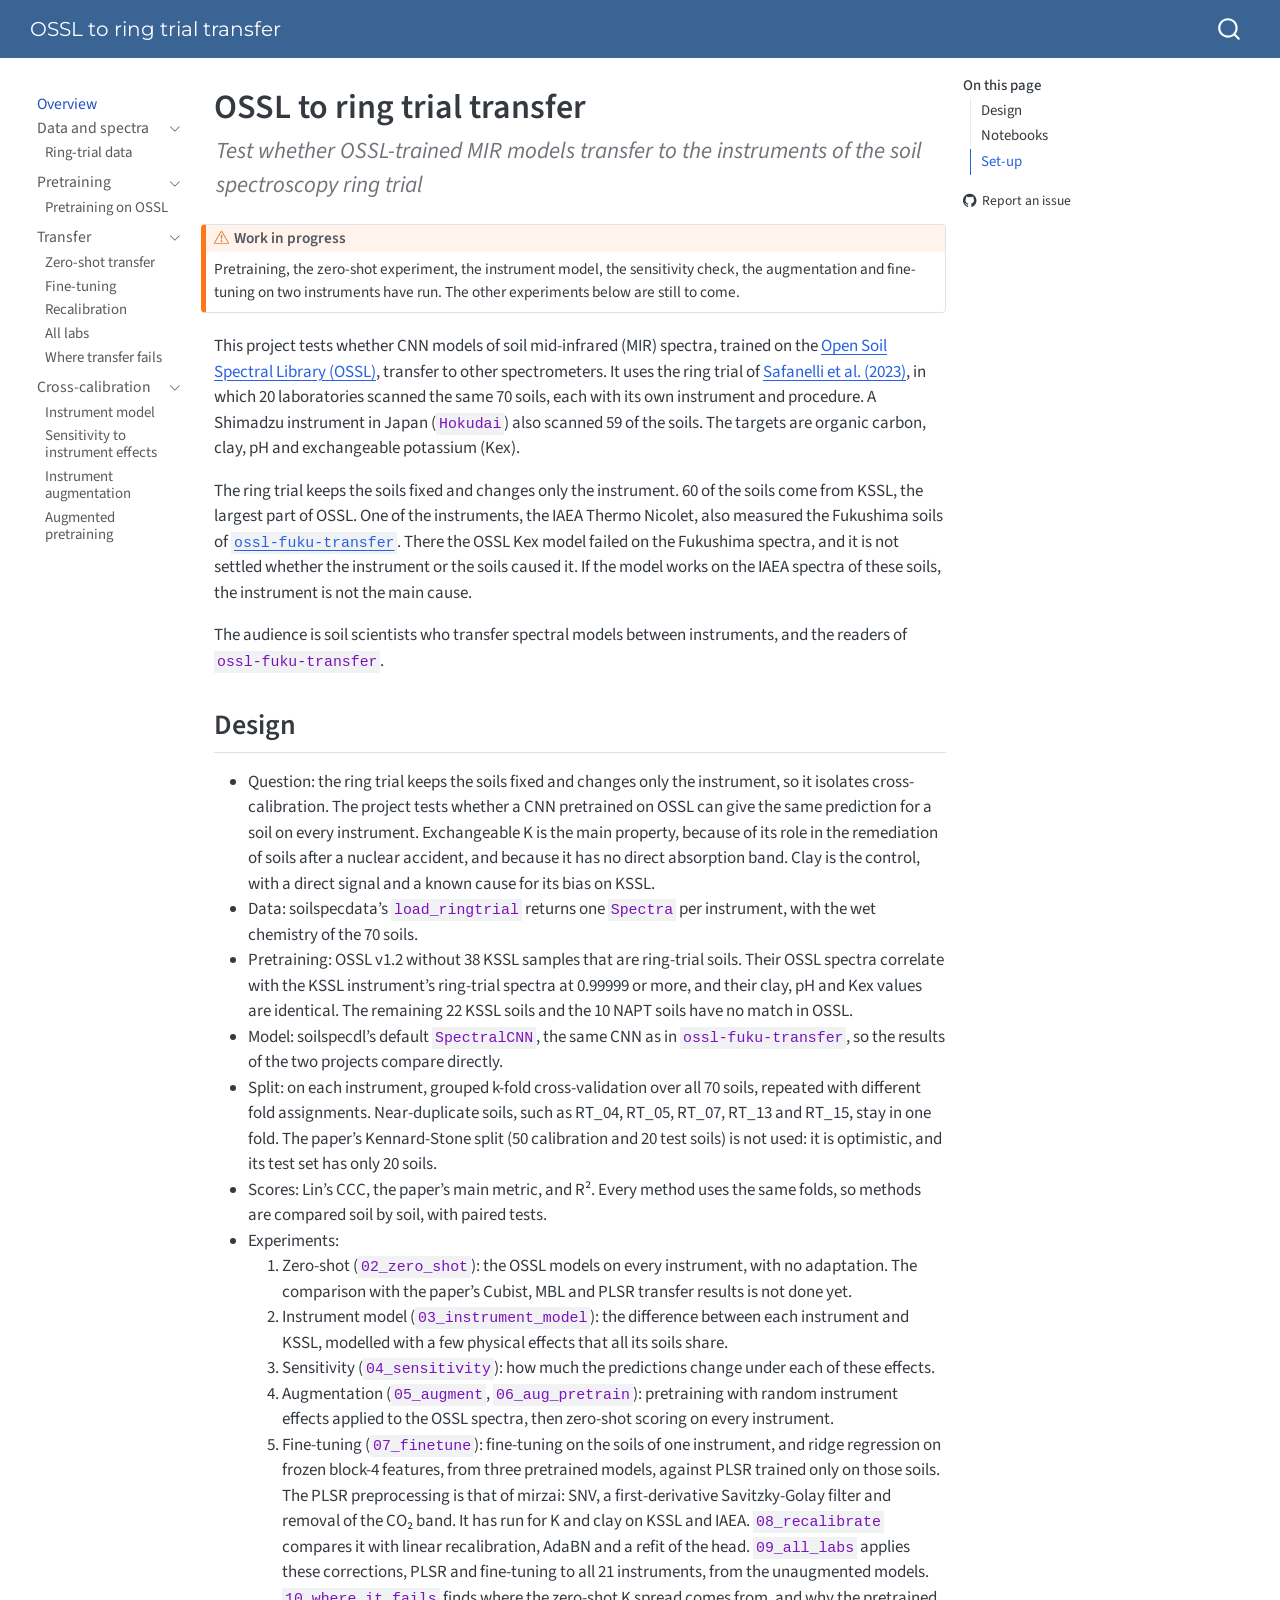
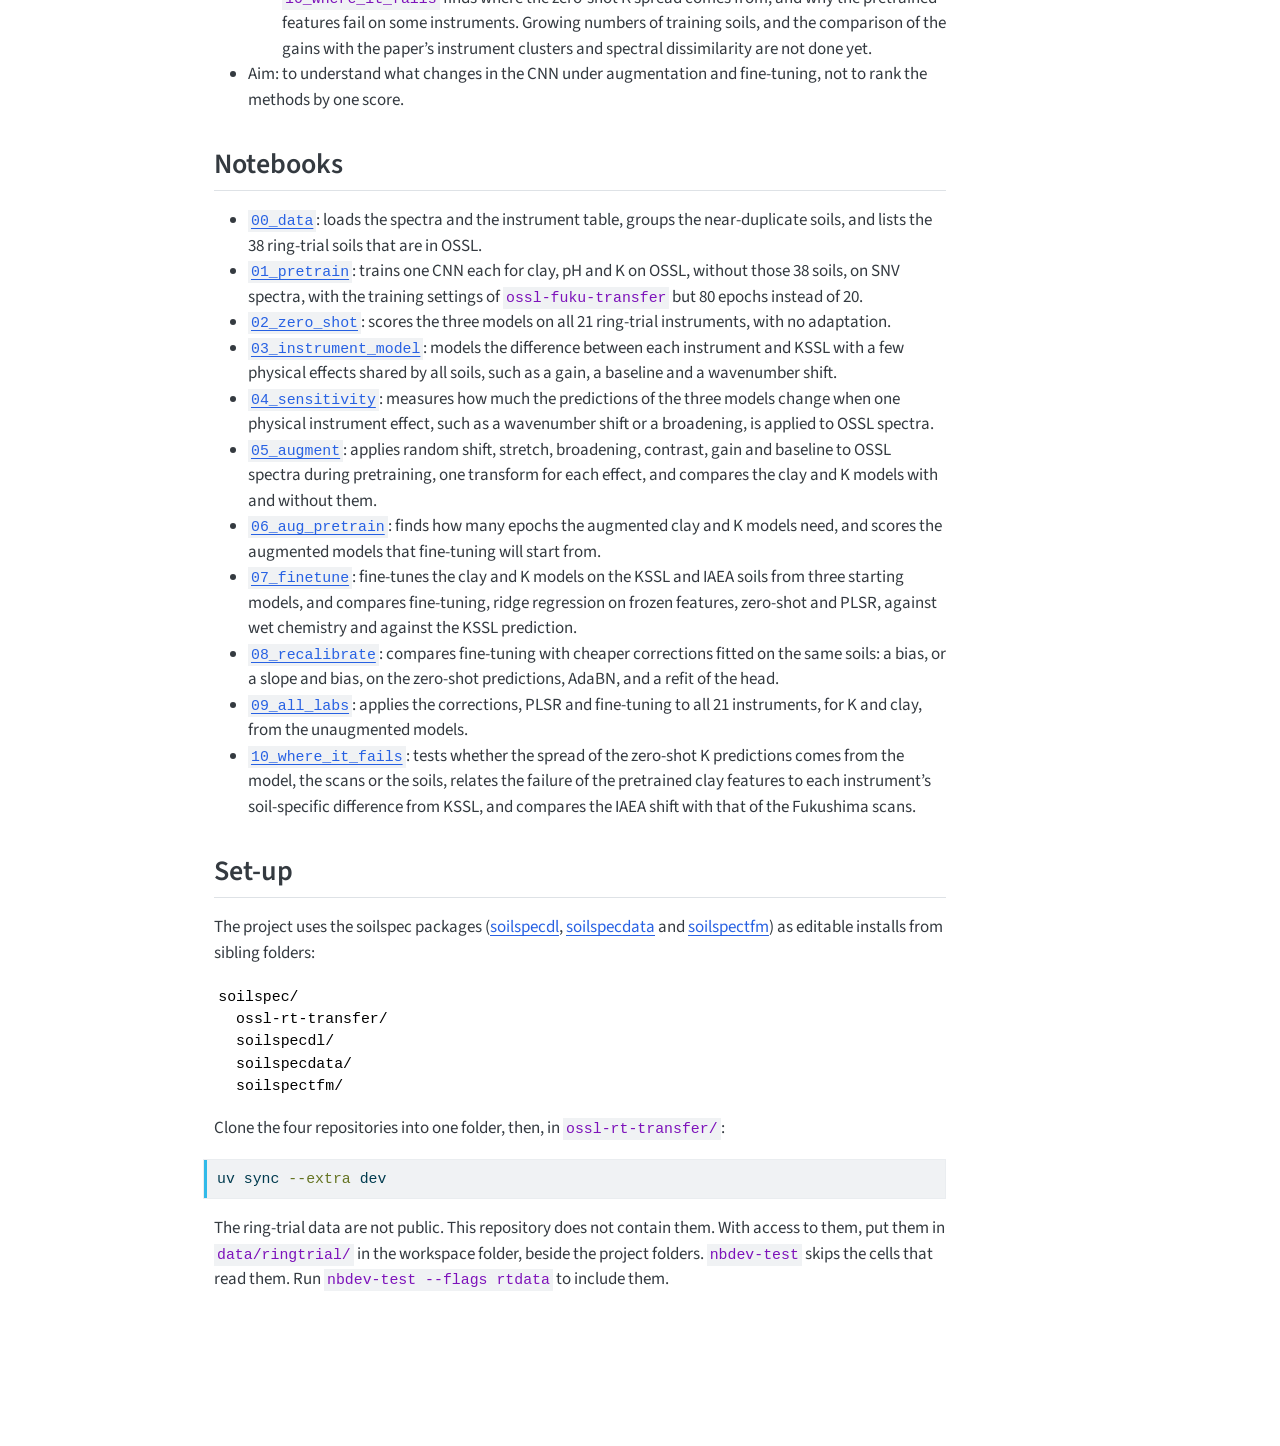
<file: index.html>
<!DOCTYPE html>
<html xmlns="http://www.w3.org/1999/xhtml" lang="en" xml:lang="en"><head>

<meta charset="utf-8">
<meta name="generator" content="quarto-1.11.9">

<meta name="viewport" content="width=device-width, initial-scale=1.0, user-scalable=yes">

<meta name="description" content="Test whether OSSL-trained MIR models transfer to the instruments of the soil spectroscopy ring trial">

<title>OSSL to ring trial transfer</title>
<style>
/* Default styles provided by pandoc.
** See https://pandoc.org/MANUAL.html#variables-for-html for config info.
*/
span.smallcaps{font-variant: small-caps;}
div.columns{display: flex; gap: 1.5em;}
div.column{flex: auto;}
@media screen {
div.columns{gap: min(4vw, 1.5em);}
div.column{overflow-x: auto;}
}
div.hanging-indent{margin-left: 1.5em; text-indent: -1.5em;}
ul.task-list{list-style: none;}
ul.task-list li input[type="checkbox"] {
  width: 0.8em;
  margin: 0 0.8em 0.2em -1em; /* quarto-specific, see https://github.com/quarto-dev/quarto-cli/issues/4556 */ 
  vertical-align: middle;
}
/* CSS for syntax highlighting */
html { -webkit-text-size-adjust: 100%; }
pre > code.sourceCode { white-space: pre; position: relative; }
pre > code.sourceCode > span { display: inline-block; line-height: 1.25; }
pre > code.sourceCode > span:empty { height: 1.2em; }
.sourceCode { overflow: visible; }
code.sourceCode > span { color: inherit; text-decoration: inherit; }
div.sourceCode { margin: 1em 0; }
pre.sourceCode { margin: 0; }
@media screen {
div.sourceCode { overflow: auto; }
}
@media print {
pre > code.sourceCode { white-space: pre-wrap; }
pre > code.sourceCode > span { text-indent: -5em; padding-left: 5em; }
}
pre.numberSource code
  { counter-reset: source-line 0; }
pre.numberSource code > span
  { position: relative; left: -4em; counter-increment: source-line; }
pre.numberSource code > span > a:first-child::before
  { content: counter(source-line);
    position: relative; left: -1em; text-align: right; vertical-align: baseline;
    border: none; display: inline-block;
    -webkit-touch-callout: none; -webkit-user-select: none;
    -khtml-user-select: none; -moz-user-select: none;
    -ms-user-select: none; user-select: none;
    padding: 0 4px; width: 4em;
  }
pre.numberSource { margin-left: 3em;  padding-left: 4px; }
div.sourceCode
  {   }
@media screen {
pre > code.sourceCode > span > a:first-child::before { text-decoration: underline; }
}
</style>


<script src="site_libs/quarto-nav/quarto-nav.js"></script>
<script src="site_libs/quarto-nav/headroom.min.js"></script>
<script src="site_libs/clipboard/clipboard.min.js"></script>
<script src="site_libs/quarto-search/autocomplete.umd.js"></script>
<script src="site_libs/quarto-search/fuse.min.js"></script>
<script src="site_libs/quarto-search/quarto-search.js"></script>
<meta name="quarto:offset" content="./">
<script src="site_libs/quarto-html/quarto.js" type="module"></script>
<script src="site_libs/quarto-html/tabsets/tabsets.js" type="module"></script>
<script src="site_libs/quarto-html/scrollable-regions/scrollable-regions.js" type="module"></script>
<script src="site_libs/quarto-html/popper.min.js"></script>
<script src="site_libs/quarto-html/tippy.umd.min.js"></script>
<script src="site_libs/quarto-html/anchor.min.js"></script>
<link href="site_libs/quarto-html/tippy.css" rel="stylesheet">
<link href="site_libs/quarto-html/quarto-syntax-highlighting-63b5708e65d6cd79cd7618c58d0c21e7.css" rel="stylesheet" id="quarto-text-highlighting-styles">
<script src="site_libs/bootstrap/bootstrap.min.js"></script>
<link href="site_libs/bootstrap/bootstrap-icons.css" rel="stylesheet">
<link href="site_libs/bootstrap/bootstrap-0ae2d6264e000b8c4f084cd30789b847.min.css" rel="stylesheet" append-hash="true" id="quarto-bootstrap" data-mode="light">
<script id="quarto-search-options" type="application/json">{
  "location": "navbar",
  "copy-button": false,
  "collapse-after": 3,
  "panel-placement": "end",
  "type": "overlay",
  "limit": 50,
  "keyboard-shortcut": [
    "f",
    "/",
    "s"
  ],
  "show-item-context": false,
  "language": {
    "search-no-results-text": "No results",
    "search-matching-documents-text": "matching documents",
    "search-copy-link-title": "Copy link to search",
    "search-hide-matches-text": "Hide additional matches",
    "search-more-match-text": "more match in this document",
    "search-more-matches-text": "more matches in this document",
    "search-clear-button-title": "Clear",
    "search-text-placeholder": "",
    "search-detached-cancel-button-title": "Cancel",
    "search-submit-button-title": "Submit",
    "search-label": "Search"
  }
}</script>


<link rel="stylesheet" href="styles.css">
<meta property="og:title" content="OSSL to ring trial transfer">
<meta property="og:description" content="Test whether OSSL-trained MIR models transfer to the instruments of the soil spectroscopy ring trial">
<meta property="og:site_name" content="OSSL to ring trial transfer">
<meta name="twitter:title" content="OSSL to ring trial transfer">
<meta name="twitter:description" content="Test whether OSSL-trained MIR models transfer to the instruments of the soil spectroscopy ring trial">
<meta name="twitter:card" content="summary">
</head>

<body class="nav-sidebar floating nav-fixed quarto-light"><a id="quarto-skip-link" class="visually-hidden-focusable" href="#quarto-document-content">Skip to main content</a>

<div id="quarto-search-results"></div>
  <header id="quarto-header" class="headroom fixed-top">
    <nav class="navbar navbar-expand-lg " data-bs-theme="dark" aria-label="Site">
      <div class="navbar-container container-fluid">
      <div class="navbar-brand-container mx-auto">
    <a class="navbar-brand" href="./index.html">
    <span class="navbar-title">OSSL to ring trial transfer</span>
    </a>
  </div>
        <div class="quarto-navbar-tools tools-end">
</div>
          <div id="quarto-search" class="" title="Search"></div>
      </div> <!-- /container-fluid -->
    </nav>
  <nav class="quarto-secondary-nav" aria-label="Toolbar">
    <div class="container-fluid d-flex">
      <button type="button" class="quarto-btn-toggle btn" data-bs-toggle="collapse" role="button" data-bs-target=".quarto-sidebar-collapse-item" aria-controls="quarto-sidebar" aria-expanded="false" aria-label="Toggle sidebar navigation" onclick="if (window.quartoToggleHeadroom) { window.quartoToggleHeadroom(); }">
        <i class="bi bi-layout-text-sidebar-reverse"></i>
      </button>
        <nav class="quarto-page-breadcrumbs" aria-label="Breadcrumbs"><ol class="breadcrumb"><li class="breadcrumb-item"><a href="./index.html">Overview</a></li></ol></nav>
        <a class="flex-grow-1" data-bs-toggle="collapse" data-bs-target=".quarto-sidebar-collapse-item" onclick="if (window.quartoToggleHeadroom) { window.quartoToggleHeadroom(); }">      
        </a>
    </div>
  </nav>
</header>
<!-- content -->
<div id="quarto-content" class="quarto-container page-columns page-rows-contents page-layout-article page-navbar">
<!-- sidebar -->
  <nav id="quarto-sidebar" class="sidebar collapse collapse-horizontal quarto-sidebar-collapse-item sidebar-navigation floating overflow-auto" aria-label="Section">
    <div class="sidebar-menu-container"> 
    <ul class="list-unstyled mt-1">
        <li class="sidebar-item">
  <div class="sidebar-item-container"> 
  <a href="./index.html" class="sidebar-item-text sidebar-link active">
 <span class="menu-text">Overview</span></a>
  </div>
</li>
        <li class="sidebar-item sidebar-item-section">
      <div class="sidebar-item-container"> 
            <button type="button" class="sidebar-item-text sidebar-item-toggle sidebar-link text-start" data-bs-toggle="collapse" data-bs-target="#quarto-sidebar-section-1" aria-controls="quarto-sidebar-section-1" aria-expanded="true">
 <span class="menu-text" id="quarto-sidebar-section-1-label">Data and spectra</span><i class="bi bi-chevron-right" aria-hidden="true"></i></button>
      </div>
      <ul id="quarto-sidebar-section-1" aria-labelledby="quarto-sidebar-section-1-label" class="collapse list-unstyled sidebar-section depth1 show">  
          <li class="sidebar-item">
  <div class="sidebar-item-container"> 
  <a href="./data.html" class="sidebar-item-text sidebar-link">
 <span class="menu-text">Ring-trial data</span></a>
  </div>
</li>
      </ul>
  </li>
        <li class="sidebar-item sidebar-item-section">
      <div class="sidebar-item-container"> 
            <button type="button" class="sidebar-item-text sidebar-item-toggle sidebar-link text-start" data-bs-toggle="collapse" data-bs-target="#quarto-sidebar-section-2" aria-controls="quarto-sidebar-section-2" aria-expanded="true">
 <span class="menu-text" id="quarto-sidebar-section-2-label">Pretraining</span><i class="bi bi-chevron-right" aria-hidden="true"></i></button>
      </div>
      <ul id="quarto-sidebar-section-2" aria-labelledby="quarto-sidebar-section-2-label" class="collapse list-unstyled sidebar-section depth1 show">  
          <li class="sidebar-item">
  <div class="sidebar-item-container"> 
  <a href="./pretrain.html" class="sidebar-item-text sidebar-link">
 <span class="menu-text">Pretraining on OSSL</span></a>
  </div>
</li>
      </ul>
  </li>
        <li class="sidebar-item sidebar-item-section">
      <div class="sidebar-item-container"> 
            <button type="button" class="sidebar-item-text sidebar-item-toggle sidebar-link text-start" data-bs-toggle="collapse" data-bs-target="#quarto-sidebar-section-3" aria-controls="quarto-sidebar-section-3" aria-expanded="true">
 <span class="menu-text" id="quarto-sidebar-section-3-label">Transfer</span><i class="bi bi-chevron-right" aria-hidden="true"></i></button>
      </div>
      <ul id="quarto-sidebar-section-3" aria-labelledby="quarto-sidebar-section-3-label" class="collapse list-unstyled sidebar-section depth1 show">  
          <li class="sidebar-item">
  <div class="sidebar-item-container"> 
  <a href="./zero_shot.html" class="sidebar-item-text sidebar-link">
 <span class="menu-text">Zero-shot transfer</span></a>
  </div>
</li>
          <li class="sidebar-item">
  <div class="sidebar-item-container"> 
  <a href="./finetune.html" class="sidebar-item-text sidebar-link">
 <span class="menu-text">Fine-tuning</span></a>
  </div>
</li>
          <li class="sidebar-item">
  <div class="sidebar-item-container"> 
  <a href="./recalibrate.html" class="sidebar-item-text sidebar-link">
 <span class="menu-text">Recalibration</span></a>
  </div>
</li>
          <li class="sidebar-item">
  <div class="sidebar-item-container"> 
  <a href="./all_labs.html" class="sidebar-item-text sidebar-link">
 <span class="menu-text">All labs</span></a>
  </div>
</li>
          <li class="sidebar-item">
  <div class="sidebar-item-container"> 
  <a href="./where_it_fails.html" class="sidebar-item-text sidebar-link">
 <span class="menu-text">Where transfer fails</span></a>
  </div>
</li>
      </ul>
  </li>
        <li class="sidebar-item sidebar-item-section">
      <div class="sidebar-item-container"> 
            <button type="button" class="sidebar-item-text sidebar-item-toggle sidebar-link text-start" data-bs-toggle="collapse" data-bs-target="#quarto-sidebar-section-4" aria-controls="quarto-sidebar-section-4" aria-expanded="true">
 <span class="menu-text" id="quarto-sidebar-section-4-label">Cross-calibration</span><i class="bi bi-chevron-right" aria-hidden="true"></i></button>
      </div>
      <ul id="quarto-sidebar-section-4" aria-labelledby="quarto-sidebar-section-4-label" class="collapse list-unstyled sidebar-section depth1 show">  
          <li class="sidebar-item">
  <div class="sidebar-item-container"> 
  <a href="./instrument_model.html" class="sidebar-item-text sidebar-link">
 <span class="menu-text">Instrument model</span></a>
  </div>
</li>
          <li class="sidebar-item">
  <div class="sidebar-item-container"> 
  <a href="./sensitivity.html" class="sidebar-item-text sidebar-link">
 <span class="menu-text">Sensitivity to instrument effects</span></a>
  </div>
</li>
          <li class="sidebar-item">
  <div class="sidebar-item-container"> 
  <a href="./augment.html" class="sidebar-item-text sidebar-link">
 <span class="menu-text">Instrument augmentation</span></a>
  </div>
</li>
          <li class="sidebar-item">
  <div class="sidebar-item-container"> 
  <a href="./aug_pretrain.html" class="sidebar-item-text sidebar-link">
 <span class="menu-text">Augmented pretraining</span></a>
  </div>
</li>
      </ul>
  </li>
    </ul>
    </div>
</nav>
<div id="quarto-sidebar-glass" class="quarto-sidebar-collapse-item" data-bs-toggle="collapse" data-bs-target=".quarto-sidebar-collapse-item"></div>
<!-- margin-sidebar -->
    <div id="quarto-margin-sidebar" class="sidebar margin-sidebar">
        <nav id="TOC" role="doc-toc" aria-labelledby="toc-title" class="toc-active">
    <h2 id="toc-title">On this page</h2>
   
  <ul>
  <li><a href="#design" id="toc-design" class="nav-link active" data-scroll-target="#design">Design</a></li>
  <li><a href="#notebooks" id="toc-notebooks" class="nav-link" data-scroll-target="#notebooks">Notebooks</a></li>
  <li><a href="#set-up" id="toc-set-up" class="nav-link" data-scroll-target="#set-up">Set-up</a></li>
  </ul>
<div class="toc-actions"><ul><li><a href="https://github.com/franckalbinet/ossl-rt-transfer/issues/new" class="toc-action"><i class="bi bi-github"></i>Report an issue</a></li></ul></div></nav>
    </div>
<!-- main -->
<main class="content" id="quarto-document-content" tabindex="-1">

<header id="title-block-header" class="quarto-title-block default">
<div class="quarto-title">
<h1 class="title">OSSL to ring trial transfer</h1>
</div>

<div>
  <div class="description">
    Test whether OSSL-trained MIR models transfer to the instruments of the soil spectroscopy ring trial
  </div>
</div>


<div class="quarto-title-meta">

    
  
    
  </div>
  


</header>


<!-- WARNING: THIS FILE WAS AUTOGENERATED! DO NOT EDIT! -->
<div class="callout callout-style-default callout-warning callout-titled">
<div class="callout-header d-flex align-content-center">
<div class="callout-icon-container">
<i class="callout-icon"></i>
</div>
<div class="callout-title-container flex-fill">
<span class="screen-reader-only">Warning</span>Work in progress
</div>
</div>
<div class="callout-body-container callout-body">
<p>Pretraining, the zero-shot experiment, the instrument model, the sensitivity check, the augmentation and fine-tuning on two instruments have run. The other experiments below are still to come.</p>
</div>
</div>
<p>This project tests whether CNN models of soil mid-infrared (MIR) spectra, trained on the <a href="https://explorer.soilspectroscopy.org/">Open Soil Spectral Library (OSSL)</a>, transfer to other spectrometers. It uses the ring trial of <a href="https://doi.org/10.1016/j.geoderma.2023.116724">Safanelli et al.&nbsp;(2023)</a>, in which 20 laboratories scanned the same 70 soils, each with its own instrument and procedure. A Shimadzu instrument in Japan (<code>Hokudai</code>) also scanned 59 of the soils. The targets are organic carbon, clay, pH and exchangeable potassium (Kex).</p>
<p>The ring trial keeps the soils fixed and changes only the instrument. 60 of the soils come from KSSL, the largest part of OSSL. One of the instruments, the IAEA Thermo Nicolet, also measured the Fukushima soils of <a href="https://franckalbinet.github.io/ossl-fuku-transfer/"><code>ossl-fuku-transfer</code></a>. There the OSSL Kex model failed on the Fukushima spectra, and it is not settled whether the instrument or the soils caused it. If the model works on the IAEA spectra of these soils, the instrument is not the main cause.</p>
<p>The audience is soil scientists who transfer spectral models between instruments, and the readers of <code>ossl-fuku-transfer</code>.</p>
<section id="design" class="level2">
<h2 class="anchored" data-anchor-id="design">Design</h2>
<ul>
<li>Question: the ring trial keeps the soils fixed and changes only the instrument, so it isolates cross-calibration. The project tests whether a CNN pretrained on OSSL can give the same prediction for a soil on every instrument. Exchangeable K is the main property, because of its role in the remediation of soils after a nuclear accident, and because it has no direct absorption band. Clay is the control, with a direct signal and a known cause for its bias on KSSL.</li>
<li>Data: soilspecdata’s <code>load_ringtrial</code> returns one <code>Spectra</code> per instrument, with the wet chemistry of the 70 soils.</li>
<li>Pretraining: OSSL v1.2 without 38 KSSL samples that are ring-trial soils. Their OSSL spectra correlate with the KSSL instrument’s ring-trial spectra at 0.99999 or more, and their clay, pH and Kex values are identical. The remaining 22 KSSL soils and the 10 NAPT soils have no match in OSSL.</li>
<li>Model: soilspecdl’s default <code>SpectralCNN</code>, the same CNN as in <code>ossl-fuku-transfer</code>, so the results of the two projects compare directly.</li>
<li>Split: on each instrument, grouped k-fold cross-validation over all 70 soils, repeated with different fold assignments. Near-duplicate soils, such as RT_04, RT_05, RT_07, RT_13 and RT_15, stay in one fold. The paper’s Kennard-Stone split (50 calibration and 20 test soils) is not used: it is optimistic, and its test set has only 20 soils.</li>
<li>Scores: Lin’s CCC, the paper’s main metric, and R². Every method uses the same folds, so methods are compared soil by soil, with paired tests.</li>
<li>Experiments:
<ol type="1">
<li>Zero-shot (<code>02_zero_shot</code>): the OSSL models on every instrument, with no adaptation. The comparison with the paper’s Cubist, MBL and PLSR transfer results is not done yet.</li>
<li>Instrument model (<code>03_instrument_model</code>): the difference between each instrument and KSSL, modelled with a few physical effects that all its soils share.</li>
<li>Sensitivity (<code>04_sensitivity</code>): how much the predictions change under each of these effects.</li>
<li>Augmentation (<code>05_augment</code>, <code>06_aug_pretrain</code>): pretraining with random instrument effects applied to the OSSL spectra, then zero-shot scoring on every instrument.</li>
<li>Fine-tuning (<code>07_finetune</code>): fine-tuning on the soils of one instrument, and ridge regression on frozen block-4 features, from three pretrained models, against PLSR trained only on those soils. The PLSR preprocessing is that of mirzai: SNV, a first-derivative Savitzky-Golay filter and removal of the CO₂ band. It has run for K and clay on KSSL and IAEA. <code>08_recalibrate</code> compares it with linear recalibration, AdaBN and a refit of the head. <code>09_all_labs</code> applies these corrections, PLSR and fine-tuning to all 21 instruments, from the unaugmented models. <code>10_where_it_fails</code> finds where the zero-shot K spread comes from, and why the pretrained features fail on some instruments. Growing numbers of training soils, and the comparison of the gains with the paper’s instrument clusters and spectral dissimilarity are not done yet.</li>
</ol></li>
<li>Aim: to understand what changes in the CNN under augmentation and fine-tuning, not to rank the methods by one score.</li>
</ul>
</section>
<section id="notebooks" class="level2">
<h2 class="anchored" data-anchor-id="notebooks">Notebooks</h2>
<ul>
<li><a href="./data.html"><code>00_data</code></a>: loads the spectra and the instrument table, groups the near-duplicate soils, and lists the 38 ring-trial soils that are in OSSL.</li>
<li><a href="./pretrain.html"><code>01_pretrain</code></a>: trains one CNN each for clay, pH and K on OSSL, without those 38 soils, on SNV spectra, with the training settings of <code>ossl-fuku-transfer</code> but 80 epochs instead of 20.</li>
<li><a href="./zero_shot.html"><code>02_zero_shot</code></a>: scores the three models on all 21 ring-trial instruments, with no adaptation.</li>
<li><a href="./instrument_model.html"><code>03_instrument_model</code></a>: models the difference between each instrument and KSSL with a few physical effects shared by all soils, such as a gain, a baseline and a wavenumber shift.</li>
<li><a href="./sensitivity.html"><code>04_sensitivity</code></a>: measures how much the predictions of the three models change when one physical instrument effect, such as a wavenumber shift or a broadening, is applied to OSSL spectra.</li>
<li><a href="./augment.html"><code>05_augment</code></a>: applies random shift, stretch, broadening, contrast, gain and baseline to OSSL spectra during pretraining, one transform for each effect, and compares the clay and K models with and without them.</li>
<li><a href="./aug_pretrain.html"><code>06_aug_pretrain</code></a>: finds how many epochs the augmented clay and K models need, and scores the augmented models that fine-tuning will start from.</li>
<li><a href="./finetune.html"><code>07_finetune</code></a>: fine-tunes the clay and K models on the KSSL and IAEA soils from three starting models, and compares fine-tuning, ridge regression on frozen features, zero-shot and PLSR, against wet chemistry and against the KSSL prediction.</li>
<li><a href="./recalibrate.html"><code>08_recalibrate</code></a>: compares fine-tuning with cheaper corrections fitted on the same soils: a bias, or a slope and bias, on the zero-shot predictions, AdaBN, and a refit of the head.</li>
<li><a href="./all_labs.html"><code>09_all_labs</code></a>: applies the corrections, PLSR and fine-tuning to all 21 instruments, for K and clay, from the unaugmented models.</li>
<li><a href="./where_it_fails.html"><code>10_where_it_fails</code></a>: tests whether the spread of the zero-shot K predictions comes from the model, the scans or the soils, relates the failure of the pretrained clay features to each instrument’s soil-specific difference from KSSL, and compares the IAEA shift with that of the Fukushima scans.</li>
</ul>
</section>
<section id="set-up" class="level2">
<h2 class="anchored" data-anchor-id="set-up">Set-up</h2>
<p>The project uses the soilspec packages (<a href="https://github.com/franckalbinet/soilspecdl">soilspecdl</a>, <a href="https://github.com/franckalbinet/soilspecdata">soilspecdata</a> and <a href="https://github.com/franckalbinet/soilspectfm">soilspectfm</a>) as editable installs from sibling folders:</p>
<pre><code>soilspec/
  ossl-rt-transfer/
  soilspecdl/
  soilspecdata/
  soilspectfm/</code></pre>
<p>Clone the four repositories into one folder, then, in <code>ossl-rt-transfer/</code>:</p>
<div class="code-copy-outer-scaffold"><div class="sourceCode" id="cb2"><pre class="sourceCode sh code-with-copy"><code class="sourceCode bash"><span id="cb2-1"><a href="#cb2-1" aria-hidden="true" tabindex="-1"></a><span class="ex">uv</span> sync <span class="at">--extra</span> dev</span></code></pre></div><button title="Copy to Clipboard" class="code-copy-button"><i class="bi"></i></button></div>
<p>The ring-trial data are not public. This repository does not contain them. With access to them, put them in <code>data/ringtrial/</code> in the workspace folder, beside the project folders. <code>nbdev-test</code> skips the cells that read them. Run <code>nbdev-test --flags rtdata</code> to include them.</p>


</section>

</main> <!-- /main -->
<script id="quarto-html-after-body" type="application/javascript">
  window.document.addEventListener("DOMContentLoaded", function (event) {
    const icon = "";
    const anchorJS = new window.AnchorJS();
    anchorJS.options = {
      placement: 'right',
      icon: icon
    };
    anchorJS.add('.anchored');
    const isCodeAnnotation = (el) => {
      for (const clz of el.classList) {
        if (clz.startsWith('code-annotation-')) {                     
          return true;
        }
      }
      return false;
    }
    const onCopySuccess = function(e) {
      // button target
      const button = e.trigger;
      // don't keep focus
      button.blur();
      // flash "checked"
      button.classList.add('code-copy-button-checked');
      var currentTitle = button.getAttribute("title");
      button.setAttribute("title", "Copied!");
      let tooltip;
      if (window.bootstrap) {
        button.setAttribute("data-bs-toggle", "tooltip");
        button.setAttribute("data-bs-placement", "left");
        button.setAttribute("data-bs-title", "Copied!");
        tooltip = new bootstrap.Tooltip(button, 
          { trigger: "manual", 
            customClass: "code-copy-button-tooltip",
            offset: [0, -8]});
        tooltip.show();    
      }
      setTimeout(function() {
        if (tooltip) {
          tooltip.hide();
          button.removeAttribute("data-bs-title");
          button.removeAttribute("data-bs-toggle");
          button.removeAttribute("data-bs-placement");
        }
        button.setAttribute("title", currentTitle);
        button.classList.remove('code-copy-button-checked');
      }, 1000);
      // clear code selection
      e.clearSelection();
    }
    const getTextToCopy = function(trigger) {
      const outerScaffold = trigger.parentElement.cloneNode(true);
      const codeEl = outerScaffold.querySelector('code');
      for (const childEl of codeEl.children) {
        if (isCodeAnnotation(childEl)) {
          childEl.remove();
        }
      }
      return codeEl.innerText;
    }
    const clipboard = new window.ClipboardJS('.code-copy-button:not([data-in-quarto-modal])', {
      text: getTextToCopy
    });
    clipboard.on('success', onCopySuccess);
    if (window.document.getElementById('quarto-embedded-source-code-modal')) {
      const clipboardModal = new window.ClipboardJS('.code-copy-button[data-in-quarto-modal]', {
        text: getTextToCopy,
        container: window.document.getElementById('quarto-embedded-source-code-modal')
      });
      clipboardModal.on('success', onCopySuccess);
    }
    const viewSource = window.document.getElementById('quarto-view-source') ||
                       window.document.getElementById('quarto-code-tools-source');
    if (viewSource) {
      const sourceUrl = viewSource.getAttribute("data-quarto-source-url");
      viewSource.addEventListener("click", function(e) {
        if (sourceUrl) {
          // rstudio viewer pane
          if (/\bcapabilities=\b/.test(window.location)) {
            window.open(sourceUrl);
          } else {
            window.location.href = sourceUrl;
          }
        } else {
          const modal = new bootstrap.Modal(document.getElementById('quarto-embedded-source-code-modal'));
          modal.show();
        }
        return false;
      });
    }
    function toggleCodeHandler(show) {
      return function(e) {
        const cellDetails = window.document.querySelectorAll(".cell details.code-fold");
        for (let i=0; i<cellDetails.length; i++) {
          const details = cellDetails[i];
          if (show) {
            details.open = true;
          } else {
            details.removeAttribute("open");
          }
        }
        const cellCodeDivs = window.document.querySelectorAll(".cell div.sourceCode.cell-code");
        const fromCls = show ? "hidden" : "unhidden";
        const toCls = show ? "unhidden" : "hidden";
        for (let i=0; i<cellCodeDivs.length; i++) {
          const codeDiv = cellCodeDivs[i];
          if (codeDiv.classList.contains(fromCls)) {
            codeDiv.classList.remove(fromCls);
            codeDiv.classList.add(toCls);
          } 
        }
        return false;
      }
    }
    const hideAllCode = window.document.getElementById("quarto-hide-all-code");
    if (hideAllCode) {
      hideAllCode.addEventListener("click", toggleCodeHandler(false));
    }
    const showAllCode = window.document.getElementById("quarto-show-all-code");
    if (showAllCode) {
      showAllCode.addEventListener("click", toggleCodeHandler(true));
    }
      var localhostRegex = new RegExp(/^(?:http|https):\/\/localhost\:?[0-9]*\//);
      var mailtoRegex = new RegExp(/^mailto:/);
        var filterRegex = new RegExp("https:\/\/franckalbinet\.github\.io\/ossl-rt-transfer");
      var isInternal = (href) => {
          return filterRegex.test(href) || localhostRegex.test(href) || mailtoRegex.test(href);
      }
      // Inspect non-navigation links and adorn them if external
      window.quartoDecorateExternalLinks = function (root) {
     var links = (root || window.document).querySelectorAll('a[href]:not(.nav-link):not(.navbar-brand):not(.toc-action):not(.sidebar-link):not(.sidebar-item-toggle):not(.pagination-link):not(.no-external):not([aria-hidden]):not(.dropdown-item):not(.quarto-navigation-tool):not(.about-link)');
      for (var i=0; i<links.length; i++) {
        const link = links[i];
        if (!isInternal(link.href)) {
          // undo the damage that might have been done by quarto-nav.js in the case of
          // links that we want to consider external
          if (link.dataset.originalHref !== undefined) {
            link.href = link.dataset.originalHref;
          }
          if (!link.classList.contains('no-external-icon')) {
          }
        }
      }
      };
      window.quartoDecorateExternalLinks(window.document);
    // Esc closes the popup (WCAG 1.4.13) and focus leaving both trigger and
    // popup closes it (WCAG 2.4.11); tippy handles neither for interactive popups.
    const hideOnEscAndFocusOut = {
      name: 'hideOnEscAndFocusOut',
      defaultValue: true,
      fn(instance) {
        const dismiss = () => {
          // A show scheduled by the trigger delay would otherwise reopen it
          instance.clearDelayTimeouts();
          instance.hide();
        };
        const onKeyDown = (event) => {
          if (event.key !== 'Escape') {
            return;
          }
          // Keep Esc from also reaching page handlers (e.g. reveal.js overview),
          // except an open reveal.js slide menu, which Esc should close too.
          // The menu handles keys only when its keyboard option is on.
          const menuHandlesEsc = window.Reveal?.getPlugin?.('menu')?.isOpen() &&
            window.Reveal.getConfig().menu?.keyboard !== false;
          if (!menuHandlesEsc) {
            event.stopPropagation();
          }
          if (instance.popper.contains(window.document.activeElement)) {
            // Disabled while refocusing so the focus trigger does not reopen it
            instance.disable();
            instance.reference.focus();
            instance.enable();
          }
          dismiss();
        };
        const onFocusOut = (event) => {
          const target = event.relatedTarget;
          if (target && !instance.reference.contains(target) &&
              !instance.popper.contains(target)) {
            dismiss();
          }
        };
        // On the trigger too: a click trigger (code-annotations: select) has no
        // blur handling. Attached for the instance's lifetime so leaving the
        // trigger also cancels a show still pending on the trigger delay.
        instance.reference.addEventListener('focusout', onFocusOut);
        return {
          onShow() {
            window.document.addEventListener('keydown', onKeyDown, true);
            instance.popper.addEventListener('focusout', onFocusOut);
          },
          onHide() {
            window.document.removeEventListener('keydown', onKeyDown, true);
            instance.popper.removeEventListener('focusout', onFocusOut);
          },
          onDestroy() {
            instance.reference.removeEventListener('focusout', onFocusOut);
          },
        };
      },
    };
    function tippyHover(el, contentFn, onTriggerFn, onUntriggerFn) {
      const config = {
        allowHTML: true,
        maxWidth: 500,
        delay: 100,
        arrow: false,
        appendTo: function(el) {
            return el.parentElement;
        },
        interactive: true,
        interactiveBorder: 10,
        theme: 'quarto',
        placement: 'bottom-start',
        plugins: [hideOnEscAndFocusOut],
      };
      if (contentFn) {
        config.content = contentFn;
      }
      if (onTriggerFn) {
        config.onTrigger = onTriggerFn;
      }
      if (onUntriggerFn) {
        config.onUntrigger = onUntriggerFn;
      }
      window.tippy(el, config); 
    }
    const noterefs = window.document.querySelectorAll('a[role="doc-noteref"]');
    for (var i=0; i<noterefs.length; i++) {
      const ref = noterefs[i];
      tippyHover(ref, function() {
        // use id or data attribute instead here
        let href = ref.getAttribute('data-footnote-href') || ref.getAttribute('href');
        try { href = new URL(href).hash; } catch {}
        const id = href.replace(/^#\/?/, "");
        const note = window.document.getElementById(id);
        if (note) {
          return note.innerHTML;
        } else {
          return "";
        }
      });
    }
    const xrefs = window.document.querySelectorAll('a.quarto-xref');
    const processXRef = (id, note) => {
      // Strip column container classes
      const stripColumnClz = (el) => {
        el.classList.remove("page-full", "page-columns");
        if (el.children) {
          for (const child of el.children) {
            stripColumnClz(child);
          }
        }
      }
      stripColumnClz(note)
      if (id === null || id.startsWith('sec-')) {
        // Special case sections, only their first couple elements
        const container = document.createElement("div");
        if (note.children && note.children.length > 2) {
          container.appendChild(note.children[0].cloneNode(true));
          for (let i = 1; i < note.children.length; i++) {
            const child = note.children[i];
            if (child.tagName === "P" && child.innerText === "") {
              continue;
            } else {
              container.appendChild(child.cloneNode(true));
              break;
            }
          }
          if (window.Quarto?.typesetMath) {
            window.Quarto.typesetMath(container);
          }
          return container.innerHTML
        } else {
          if (window.Quarto?.typesetMath) {
            window.Quarto.typesetMath(note);
          }
          return note.innerHTML;
        }
      } else {
        // Remove any anchor links if they are present
        const anchorLink = note.querySelector('a.anchorjs-link');
        if (anchorLink) {
          anchorLink.remove();
        }
        if (window.Quarto?.typesetMath) {
          window.Quarto.typesetMath(note);
        }
        if (note.classList.contains("callout")) {
          return note.outerHTML;
        } else {
          return note.innerHTML;
        }
      }
    }
    for (var i=0; i<xrefs.length; i++) {
      const xref = xrefs[i];
      tippyHover(xref, undefined, function(instance) {
        instance.disable();
        let url = xref.getAttribute('href');
        let hash = undefined; 
        if (url.startsWith('#')) {
          hash = url;
        } else {
          try { hash = new URL(url).hash; } catch {}
        }
        if (hash) {
          const id = hash.replace(/^#\/?/, "");
          const note = window.document.getElementById(id);
          if (note !== null) {
            try {
              const html = processXRef(id, note.cloneNode(true));
              instance.setContent(html);
            } finally {
              instance.enable();
              instance.show();
            }
          } else {
            // See if we can fetch this
            fetch(url.split('#')[0])
            .then(res => res.text())
            .then(html => {
              const parser = new DOMParser();
              const htmlDoc = parser.parseFromString(html, "text/html");
              const note = htmlDoc.getElementById(id);
              if (note !== null) {
                const html = processXRef(id, note);
                instance.setContent(html);
              } 
            }).finally(() => {
              instance.enable();
              instance.show();
            });
          }
        } else {
          // See if we can fetch a full url (with no hash to target)
          // This is a special case and we should probably do some content thinning / targeting
          fetch(url)
          .then(res => res.text())
          .then(html => {
            const parser = new DOMParser();
            const htmlDoc = parser.parseFromString(html, "text/html");
            const note = htmlDoc.querySelector('main.content');
            if (note !== null) {
              // This should only happen for chapter cross references
              // (since there is no id in the URL)
              // remove the first header
              if (note.children.length > 0 && note.children[0].tagName === "HEADER") {
                note.children[0].remove();
              }
              const html = processXRef(null, note);
              instance.setContent(html);
            } 
          }).finally(() => {
            instance.enable();
            instance.show();
          });
        }
      }, function(instance) {
      });
    }
        let selectedAnnoteEl;
        const selectorForAnnotation = ( cell, annotation) => {
          let cellAttr = 'data-code-cell="' + cell + '"';
          let lineAttr = 'data-code-annotation="' +  annotation + '"';
          const selector = 'span[' + cellAttr + '][' + lineAttr + ']';
          return selector;
        }
        const selectCodeLines = (annoteEl) => {
          const doc = window.document;
          const targetCell = annoteEl.getAttribute("data-target-cell");
          const targetAnnotation = annoteEl.getAttribute("data-target-annotation");
          const annoteSpan = window.document.querySelector(selectorForAnnotation(targetCell, targetAnnotation));
          const lines = annoteSpan.getAttribute("data-code-lines").split(",");
          const lineIds = lines.map((line) => {
            return targetCell + "-" + line;
          })
          // Each band is positioned against its own containing block, which is
          // not the offsetParent of the lines, so place it from client rects.
          const placeBand = (band, firstEl, lastEl, codeBlock) => {
            const container = band.offsetParent;
            if (container === null) {
              return;
            }
            const containerRect = container.getBoundingClientRect();
            // Reveal.js scales slides with a transform, so convert client
            // pixels back to the CSS pixels of the container.
            const scale = containerRect.height / container.offsetHeight || 1;
            const firstRect = firstEl.getBoundingClientRect();
            const lastRect = lastEl.getBoundingClientRect();
            const top = (firstRect.top - containerRect.top) / scale - container.clientTop + container.scrollTop;
            const height = (lastRect.bottom - firstRect.top) / scale;
            band.style.top = top - 2 + "px";
            band.style.height = height + 4 + "px";
            if (codeBlock) {
              // Without the copy button wrapper, the containing block is wider
              // than the code block, so span the code block explicitly.
              const blockRect = codeBlock.getBoundingClientRect();
              band.style.left = (blockRect.left - containerRect.left) / scale - container.clientLeft + container.scrollLeft + "px";
              band.style.width = blockRect.width / scale + "px";
            }
          };
          if (lineIds.length > 0) {
            const el = window.document.getElementById(lineIds[0]);
            const lastEl = window.document.getElementById(lineIds[lineIds.length - 1]);
            const parent = el.parentElement.parentElement;
            // cook up a div (if necessary) and position it
            let div = window.document.getElementById("code-annotation-line-highlight");
            if (div === null) {
              div = window.document.createElement("div");
              div.setAttribute("id", "code-annotation-line-highlight");
              div.style.position = 'absolute';
              parent.appendChild(div);
            }
            placeBand(div, el, lastEl, parent.closest("div.sourceCode") || parent);
            let gutterDiv = window.document.getElementById("code-annotation-line-highlight-gutter");
            if (gutterDiv === null) {
              gutterDiv = window.document.createElement("div");
              gutterDiv.setAttribute("id", "code-annotation-line-highlight-gutter");
              gutterDiv.style.position = 'absolute';
              const codeCell = window.document.getElementById(targetCell);
              const gutter = codeCell.querySelector('.code-annotation-gutter');
              gutter.appendChild(gutterDiv);
            }
            placeBand(gutterDiv, el, lastEl);
            selectedAnnoteEl = annoteEl;
          }
        };
        const unselectCodeLines = () => {
          const elementsIds = ["code-annotation-line-highlight", "code-annotation-line-highlight-gutter"];
          elementsIds.forEach((elId) => {
            const div = window.document.getElementById(elId);
            if (div) {
              div.remove();
            }
          });
          selectedAnnoteEl = undefined;
        };
          // Handle positioning of the toggle
      window.addEventListener(
        "resize",
        throttle(() => {
          elRect = undefined;
          if (selectedAnnoteEl) {
            selectCodeLines(selectedAnnoteEl);
          }
        }, 10)
      );
      function throttle(fn, ms) {
      let throttle = false;
      let timer;
        return (...args) => {
          if(!throttle) { // first call gets through
              fn.apply(this, args);
              throttle = true;
          } else { // all the others get throttled
              if(timer) clearTimeout(timer); // cancel #2
              timer = setTimeout(() => {
                fn.apply(this, args);
                timer = throttle = false;
              }, ms);
          }
        };
      }
        // Attach click handler to the DT
        const annoteDls = window.document.querySelectorAll('dt[data-target-cell]');
        for (const annoteDlNode of annoteDls) {
          annoteDlNode.addEventListener('click', (event) => {
            const clickedEl = event.target;
            if (clickedEl !== selectedAnnoteEl) {
              unselectCodeLines();
              const activeEl = window.document.querySelector('dt[data-target-cell].code-annotation-active');
              if (activeEl) {
                activeEl.classList.remove('code-annotation-active');
              }
              selectCodeLines(clickedEl);
              clickedEl.classList.add('code-annotation-active');
            } else {
              // Unselect the line
              unselectCodeLines();
              clickedEl.classList.remove('code-annotation-active');
            }
          });
        }
    const findCites = (el) => {
      const parentEl = el.parentElement;
      if (parentEl) {
        const cites = parentEl.dataset.cites;
        if (cites) {
          return {
            el,
            cites: cites.split(' ')
          };
        } else {
          return findCites(el.parentElement)
        }
      } else {
        return undefined;
      }
    };
    var bibliorefs = window.document.querySelectorAll('a[role="doc-biblioref"]');
    for (var i=0; i<bibliorefs.length; i++) {
      const ref = bibliorefs[i];
      const citeInfo = findCites(ref);
      if (citeInfo) {
        tippyHover(citeInfo.el, function() {
          var popup = window.document.createElement('div');
          citeInfo.cites.forEach(function(cite) {
            var citeDiv = window.document.createElement('div');
            citeDiv.classList.add('hanging-indent');
            citeDiv.classList.add('csl-entry');
            var biblioDiv = window.document.getElementById('ref-' + cite);
            if (biblioDiv) {
              citeDiv.innerHTML = biblioDiv.innerHTML;
            }
            popup.appendChild(citeDiv);
          });
          return popup.innerHTML;
        });
      }
    }
  });
  </script>
  <script type="application/javascript">
  window.quartoScrollableRegionsLabels = {"code":"Scrollable code","output":"Scrollable output"};
  </script>
</div> <!-- /content -->




<footer class="footer"><div class="nav-footer"><div class="nav-footer-center"><div class="toc-actions d-sm-block d-md-none"><ul><li><a href="https://github.com/franckalbinet/ossl-rt-transfer/issues/new" class="toc-action"><i class="bi bi-github"></i>Report an issue</a></li></ul></div></div></div></footer></body></html>
</file>
<file: site_libs/quarto-html/tippy.css>
.tippy-box[data-animation=fade][data-state=hidden]{opacity:0}[data-tippy-root]{max-width:calc(100vw - 10px)}.tippy-box{position:relative;background-color:#333;color:#fff;border-radius:4px;font-size:14px;line-height:1.4;white-space:normal;outline:0;transition-property:transform,visibility,opacity}.tippy-box[data-placement^=top]>.tippy-arrow{bottom:0}.tippy-box[data-placement^=top]>.tippy-arrow:before{bottom:-7px;left:0;border-width:8px 8px 0;border-top-color:initial;transform-origin:center top}.tippy-box[data-placement^=bottom]>.tippy-arrow{top:0}.tippy-box[data-placement^=bottom]>.tippy-arrow:before{top:-7px;left:0;border-width:0 8px 8px;border-bottom-color:initial;transform-origin:center bottom}.tippy-box[data-placement^=left]>.tippy-arrow{right:0}.tippy-box[data-placement^=left]>.tippy-arrow:before{border-width:8px 0 8px 8px;border-left-color:initial;right:-7px;transform-origin:center left}.tippy-box[data-placement^=right]>.tippy-arrow{left:0}.tippy-box[data-placement^=right]>.tippy-arrow:before{left:-7px;border-width:8px 8px 8px 0;border-right-color:initial;transform-origin:center right}.tippy-box[data-inertia][data-state=visible]{transition-timing-function:cubic-bezier(.54,1.5,.38,1.11)}.tippy-arrow{width:16px;height:16px;color:#333}.tippy-arrow:before{content:"";position:absolute;border-color:transparent;border-style:solid}.tippy-content{position:relative;padding:5px 9px;z-index:1}
</file>
<file: site_libs/quarto-html/quarto-syntax-highlighting-63b5708e65d6cd79cd7618c58d0c21e7.css>
/* quarto syntax highlight colors */
:root {
  --quarto-hl-ot-color: #003B4F;
  --quarto-hl-at-color: #657422;
  --quarto-hl-ss-color: #20794D;
  --quarto-hl-an-color: #5E5E5E;
  --quarto-hl-fu-color: #4758AB;
  --quarto-hl-st-color: #20794D;
  --quarto-hl-cf-color: #003B4F;
  --quarto-hl-op-color: #5E5E5E;
  --quarto-hl-er-color: #AD0000;
  --quarto-hl-bn-color: #AD0000;
  --quarto-hl-al-color: #AD0000;
  --quarto-hl-va-color: #111111;
  --quarto-hl-bu-color: inherit;
  --quarto-hl-ex-color: inherit;
  --quarto-hl-pp-color: #AD0000;
  --quarto-hl-in-color: #5E5E5E;
  --quarto-hl-vs-color: #20794D;
  --quarto-hl-wa-color: #5E5E5E;
  --quarto-hl-do-color: #5E5E5E;
  --quarto-hl-im-color: #00769E;
  --quarto-hl-ch-color: #20794D;
  --quarto-hl-dt-color: #AD0000;
  --quarto-hl-fl-color: #AD0000;
  --quarto-hl-co-color: #5E5E5E;
  --quarto-hl-cv-color: #5E5E5E;
  --quarto-hl-cn-color: #8f5902;
  --quarto-hl-sc-color: #5E5E5E;
  --quarto-hl-dv-color: #AD0000;
  --quarto-hl-kw-color: #003B4F;
}

/* other quarto variables */
:root {
  --quarto-font-monospace: SFMono-Regular, Menlo, Monaco, Consolas, "Liberation Mono", "Courier New", monospace;
}

/* syntax highlight based on Pandoc's rules */
pre > code.sourceCode > span {
  color: #003B4F;
}

code.sourceCode > span {
  color: #003B4F;
}

div.sourceCode,
div.sourceCode pre.sourceCode {
  color: #003B4F;
}

/* Normal */
code span {
  color: #003B4F;
}

/* Alert */
code span.al {
  color: #AD0000;
  font-style: inherit;
}

/* Annotation */
code span.an {
  color: #5E5E5E;
  font-style: inherit;
}

/* Attribute */
code span.at {
  color: #657422;
  font-style: inherit;
}

/* BaseN */
code span.bn {
  color: #AD0000;
  font-style: inherit;
}

/* BuiltIn */
code span.bu {
  font-style: inherit;
}

/* ControlFlow */
code span.cf {
  color: #003B4F;
  font-weight: bold;
  font-style: inherit;
}

/* Char */
code span.ch {
  color: #20794D;
  font-style: inherit;
}

/* Constant */
code span.cn {
  color: #8f5902;
  font-style: inherit;
}

/* Comment */
code span.co {
  color: #5E5E5E;
  font-style: inherit;
}

/* CommentVar */
code span.cv {
  color: #5E5E5E;
  font-style: italic;
}

/* Documentation */
code span.do {
  color: #5E5E5E;
  font-style: italic;
}

/* DataType */
code span.dt {
  color: #AD0000;
  font-style: inherit;
}

/* DecVal */
code span.dv {
  color: #AD0000;
  font-style: inherit;
}

/* Error */
code span.er {
  color: #AD0000;
  font-style: inherit;
}

/* Extension */
code span.ex {
  font-style: inherit;
}

/* Float */
code span.fl {
  color: #AD0000;
  font-style: inherit;
}

/* Function */
code span.fu {
  color: #4758AB;
  font-style: inherit;
}

/* Import */
code span.im {
  color: #00769E;
  font-style: inherit;
}

/* Information */
code span.in {
  color: #5E5E5E;
  font-style: inherit;
}

/* Keyword */
code span.kw {
  color: #003B4F;
  font-weight: bold;
  font-style: inherit;
}

/* Operator */
code span.op {
  color: #5E5E5E;
  font-style: inherit;
}

/* Other */
code span.ot {
  color: #003B4F;
  font-style: inherit;
}

/* Preprocessor */
code span.pp {
  color: #AD0000;
  font-style: inherit;
}

/* SpecialChar */
code span.sc {
  color: #5E5E5E;
  font-style: inherit;
}

/* SpecialString */
code span.ss {
  color: #20794D;
  font-style: inherit;
}

/* String */
code span.st {
  color: #20794D;
  font-style: inherit;
}

/* Variable */
code span.va {
  color: #111111;
  font-style: inherit;
}

/* VerbatimString */
code span.vs {
  color: #20794D;
  font-style: inherit;
}

/* Warning */
code span.wa {
  color: #5E5E5E;
  font-style: italic;
}

.prevent-inlining {
  content: "</";
}

/*# sourceMappingURL=054cc16b9e9817627be6994582d2ffb5.css.map */
</file>
<file: styles.css>
@import url('https://fonts.googleapis.com/css2?family=Montserrat:wght@400&display=swap');

.cell {
    margin-bottom: 1rem;
}

.cell>.sourceCode {
    margin-bottom: 0;
}

.cell-output>pre {
    margin-bottom: 0;
}

.cell-output>pre,
.cell-output>.sourceCode>pre,
.cell-output-stdout>pre {
    margin-left: 0.8rem;
    margin-top: 0;
    background: none;
    border-left: 2px solid lightsalmon;
    border-top-left-radius: 0;
    border-top-right-radius: 0;
}

.cell-output>.sourceCode {
    border: none;
}

.cell-output>.sourceCode {
    background: none;
    margin-top: 0;
}

div.description {
    padding-left: 2px;
    padding-top: 5px;
    font-style: italic;
    font-size: 135%;
    opacity: 70%;
}

.navbar {
    background-color: #3a6494
}

.navbar-brand {
    text-transform: none;
    font-family: 'Montserrat', sans-serif;
    font-size: 1.2rem;
}

.navbar-brand .navbar-title {
    font-weight: normal;
}

td:first-child,
td:first-child code {
    white-space: nowrap;
    word-break: normal;
    overflow-wrap: normal;
}

.cell-output-display img {
    max-width: 100%;
    height: auto;
}
</file>
